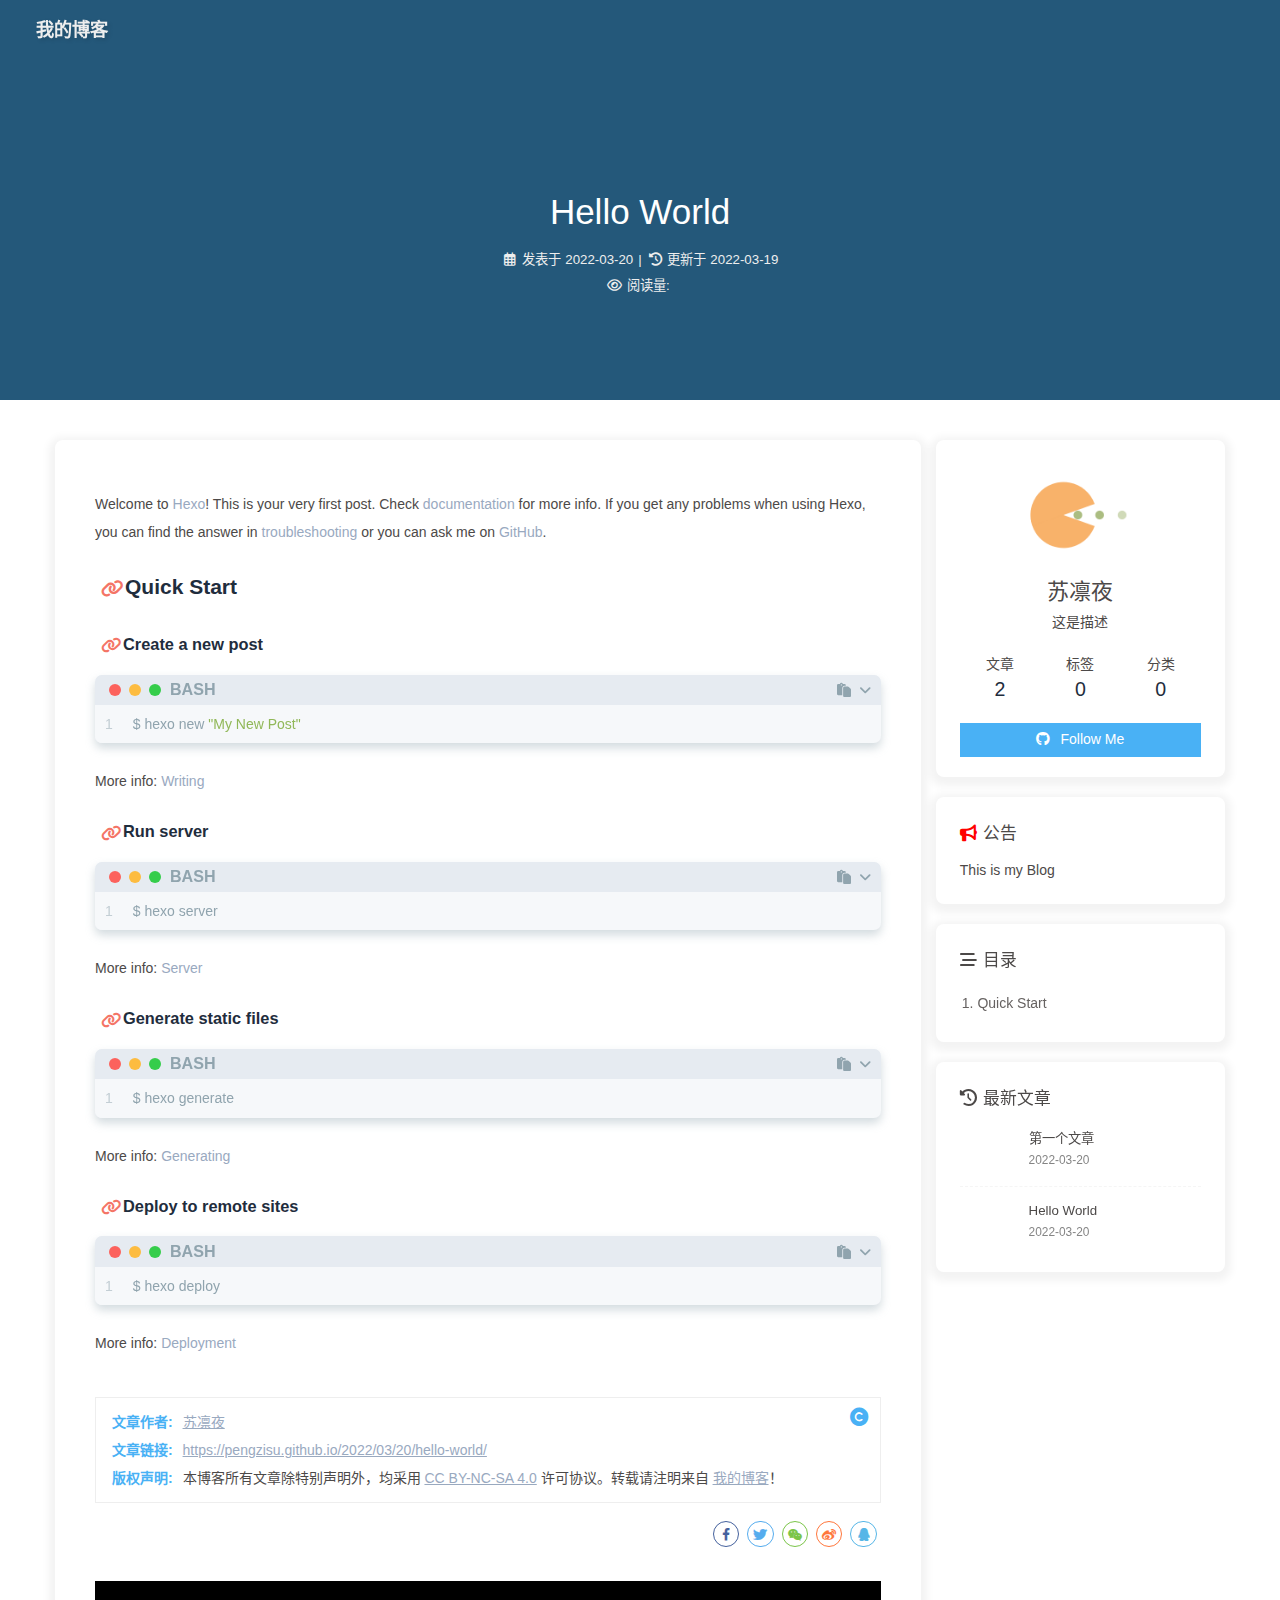
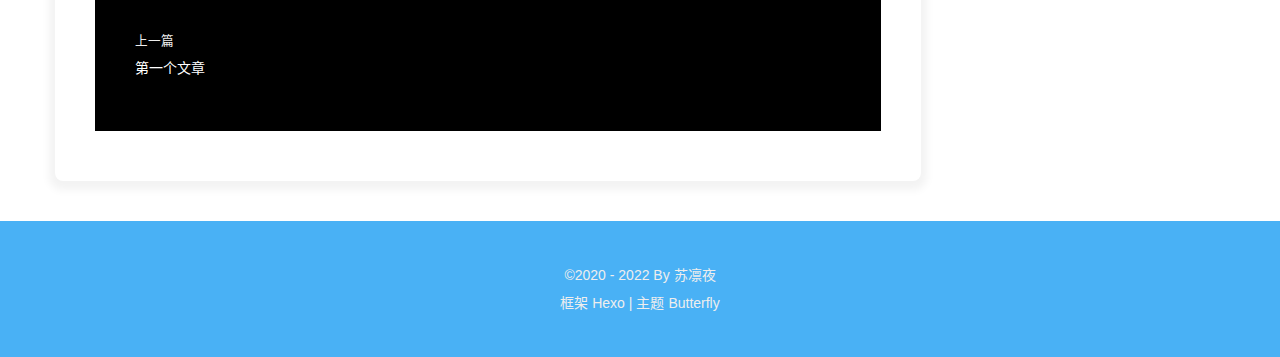
<file: 2022/03/20/hello-world/index.html>
<!DOCTYPE html><html lang="zh-CN" data-theme="light"><head><meta charset="UTF-8"><meta http-equiv="X-UA-Compatible" content="IE=edge"><meta name="viewport" content="width=device-width, initial-scale=1.0, maximum-scale=1.0, user-scalable=no"><title>Hello World | 我的博客</title><meta name="keywords" content="博客"><meta name="author" content="苏凛夜"><meta name="copyright" content="苏凛夜"><meta name="format-detection" content="telephone=no"><meta name="theme-color" content="#ffffff"><meta name="description" content="Welcome to Hexo! This is your very first post. Check documentation for more info. If you get any problems when using Hexo, you can find the answer in troubleshooting or you can ask me on GitHub. Quick">
<meta property="og:type" content="article">
<meta property="og:title" content="Hello World">
<meta property="og:url" content="https://pengzisu.github.io/2022/03/20/hello-world/index.html">
<meta property="og:site_name" content="我的博客">
<meta property="og:description" content="Welcome to Hexo! This is your very first post. Check documentation for more info. If you get any problems when using Hexo, you can find the answer in troubleshooting or you can ask me on GitHub. Quick">
<meta property="og:locale" content="zh_CN">
<meta property="og:image" content="[data-uri]">
<meta property="article:published_time" content="2022-03-20T06:21:40.418Z">
<meta property="article:modified_time" content="2022-03-19T08:46:26.172Z">
<meta property="article:author" content="苏凛夜">
<meta property="article:tag" content="博客">
<meta name="twitter:card" content="summary">
<meta name="twitter:image" content="[data-uri]"><link rel="shortcut icon" href="/img/favicon.png"><link rel="canonical" href="https://pengzisu.github.io/2022/03/20/hello-world/"><link rel="preconnect" href="//cdn.jsdelivr.net"/><link rel="preconnect" href="//busuanzi.ibruce.info"/><link rel="stylesheet" href="/css/index.css"><link rel="stylesheet" href="https://cdn.jsdelivr.net/npm/@fortawesome/fontawesome-free@6/css/all.min.css" media="print" onload="this.media='all'"><link rel="stylesheet" href="https://cdn.jsdelivr.net/npm/@fancyapps/ui/dist/fancybox.css" media="print" onload="this.media='all'"><script>const GLOBAL_CONFIG = { 
  root: '/',
  algolia: undefined,
  localSearch: undefined,
  translate: undefined,
  noticeOutdate: undefined,
  highlight: {"plugin":"highlighjs","highlightCopy":true,"highlightLang":true,"highlightHeightLimit":false},
  copy: {
    success: '复制成功',
    error: '复制错误',
    noSupport: '浏览器不支持'
  },
  relativeDate: {
    homepage: false,
    post: false
  },
  runtime: '',
  date_suffix: {
    just: '刚刚',
    min: '分钟前',
    hour: '小时前',
    day: '天前',
    month: '个月前'
  },
  copyright: undefined,
  lightbox: 'fancybox',
  Snackbar: undefined,
  source: {
    justifiedGallery: {
      js: 'https://cdn.jsdelivr.net/npm/flickr-justified-gallery@2/dist/fjGallery.min.js',
      css: 'https://cdn.jsdelivr.net/npm/flickr-justified-gallery@2/dist/fjGallery.min.css'
    }
  },
  isPhotoFigcaption: false,
  islazyload: false,
  isAnchor: false
}</script><script id="config-diff">var GLOBAL_CONFIG_SITE = {
  title: 'Hello World',
  isPost: true,
  isHome: false,
  isHighlightShrink: false,
  isToc: true,
  postUpdate: '2022-03-19 16:46:26'
}</script><noscript><style type="text/css">
  #nav {
    opacity: 1
  }
  .justified-gallery img {
    opacity: 1
  }

  #recent-posts time,
  #post-meta time {
    display: inline !important
  }
</style></noscript><script>(win=>{
    win.saveToLocal = {
      set: function setWithExpiry(key, value, ttl) {
        if (ttl === 0) return
        const now = new Date()
        const expiryDay = ttl * 86400000
        const item = {
          value: value,
          expiry: now.getTime() + expiryDay,
        }
        localStorage.setItem(key, JSON.stringify(item))
      },

      get: function getWithExpiry(key) {
        const itemStr = localStorage.getItem(key)

        if (!itemStr) {
          return undefined
        }
        const item = JSON.parse(itemStr)
        const now = new Date()

        if (now.getTime() > item.expiry) {
          localStorage.removeItem(key)
          return undefined
        }
        return item.value
      }
    }
  
    win.getScript = url => new Promise((resolve, reject) => {
      const script = document.createElement('script')
      script.src = url
      script.async = true
      script.onerror = reject
      script.onload = script.onreadystatechange = function() {
        const loadState = this.readyState
        if (loadState && loadState !== 'loaded' && loadState !== 'complete') return
        script.onload = script.onreadystatechange = null
        resolve()
      }
      document.head.appendChild(script)
    })
  
      win.activateDarkMode = function () {
        document.documentElement.setAttribute('data-theme', 'dark')
        if (document.querySelector('meta[name="theme-color"]') !== null) {
          document.querySelector('meta[name="theme-color"]').setAttribute('content', '#0d0d0d')
        }
      }
      win.activateLightMode = function () {
        document.documentElement.setAttribute('data-theme', 'light')
        if (document.querySelector('meta[name="theme-color"]') !== null) {
          document.querySelector('meta[name="theme-color"]').setAttribute('content', '#ffffff')
        }
      }
      const t = saveToLocal.get('theme')
    
          if (t === 'dark') activateDarkMode()
          else if (t === 'light') activateLightMode()
        
      const asideStatus = saveToLocal.get('aside-status')
      if (asideStatus !== undefined) {
        if (asideStatus === 'hide') {
          document.documentElement.classList.add('hide-aside')
        } else {
          document.documentElement.classList.remove('hide-aside')
        }
      }
    
    const detectApple = () => {
      if(/iPad|iPhone|iPod|Macintosh/.test(navigator.userAgent)){
        document.documentElement.classList.add('apple')
      }
    }
    detectApple()
    })(window)</script><meta name="generator" content="Hexo 5.4.1"></head><body><div id="sidebar"><div id="menu-mask"></div><div id="sidebar-menus"><div class="avatar-img is-center"><img src="https://i.loli.net/2021/02/24/5O1day2nriDzjSu.png" onerror="onerror=null;src='/img/friend_404.gif'" alt="avatar"/></div><div class="site-data is-center"><div class="data-item"><a href="/archives/"><div class="headline">文章</div><div class="length-num">2</div></a></div><div class="data-item"><a href="/tags/"><div class="headline">标签</div><div class="length-num">0</div></a></div><div class="data-item"><a href="/categories/"><div class="headline">分类</div><div class="length-num">0</div></a></div></div><hr/></div></div><div class="post" id="body-wrap"><header class="post-bg" id="page-header" style="background-image: url('[data-uri]')"><nav id="nav"><span id="blog_name"><a id="site-name" href="/">我的博客</a></span><div id="menus"><div id="toggle-menu"><a class="site-page"><i class="fas fa-bars fa-fw"></i></a></div></div></nav><div id="post-info"><h1 class="post-title">Hello World</h1><div id="post-meta"><div class="meta-firstline"><span class="post-meta-date"><i class="far fa-calendar-alt fa-fw post-meta-icon"></i><span class="post-meta-label">发表于</span><time class="post-meta-date-created" datetime="2022-03-20T06:21:40.418Z" title="发表于 2022-03-20 14:21:40">2022-03-20</time><span class="post-meta-separator">|</span><i class="fas fa-history fa-fw post-meta-icon"></i><span class="post-meta-label">更新于</span><time class="post-meta-date-updated" datetime="2022-03-19T08:46:26.172Z" title="更新于 2022-03-19 16:46:26">2022-03-19</time></span></div><div class="meta-secondline"><span class="post-meta-separator">|</span><span class="post-meta-pv-cv" id="" data-flag-title="Hello World"><i class="far fa-eye fa-fw post-meta-icon"></i><span class="post-meta-label">阅读量:</span><span id="busuanzi_value_page_pv"></span></span></div></div></div></header><main class="layout" id="content-inner"><div id="post"><article class="post-content" id="article-container"><p>Welcome to <a target="_blank" rel="noopener" href="https://hexo.io/">Hexo</a>! This is your very first post. Check <a target="_blank" rel="noopener" href="https://hexo.io/docs/">documentation</a> for more info. If you get any problems when using Hexo, you can find the answer in <a target="_blank" rel="noopener" href="https://hexo.io/docs/troubleshooting.html">troubleshooting</a> or you can ask me on <a target="_blank" rel="noopener" href="https://github.com/hexojs/hexo/issues">GitHub</a>.</p>
<h2 id="Quick-Start"><a href="#Quick-Start" class="headerlink" title="Quick Start"></a>Quick Start</h2><h3 id="Create-a-new-post"><a href="#Create-a-new-post" class="headerlink" title="Create a new post"></a>Create a new post</h3><figure class="highlight bash"><table><tr><td class="gutter"><pre><span class="line">1</span><br></pre></td><td class="code"><pre><span class="line">$ hexo new <span class="string">&quot;My New Post&quot;</span></span><br></pre></td></tr></table></figure>

<p>More info: <a target="_blank" rel="noopener" href="https://hexo.io/docs/writing.html">Writing</a></p>
<h3 id="Run-server"><a href="#Run-server" class="headerlink" title="Run server"></a>Run server</h3><figure class="highlight bash"><table><tr><td class="gutter"><pre><span class="line">1</span><br></pre></td><td class="code"><pre><span class="line">$ hexo server</span><br></pre></td></tr></table></figure>

<p>More info: <a target="_blank" rel="noopener" href="https://hexo.io/docs/server.html">Server</a></p>
<h3 id="Generate-static-files"><a href="#Generate-static-files" class="headerlink" title="Generate static files"></a>Generate static files</h3><figure class="highlight bash"><table><tr><td class="gutter"><pre><span class="line">1</span><br></pre></td><td class="code"><pre><span class="line">$ hexo generate</span><br></pre></td></tr></table></figure>

<p>More info: <a target="_blank" rel="noopener" href="https://hexo.io/docs/generating.html">Generating</a></p>
<h3 id="Deploy-to-remote-sites"><a href="#Deploy-to-remote-sites" class="headerlink" title="Deploy to remote sites"></a>Deploy to remote sites</h3><figure class="highlight bash"><table><tr><td class="gutter"><pre><span class="line">1</span><br></pre></td><td class="code"><pre><span class="line">$ hexo deploy</span><br></pre></td></tr></table></figure>

<p>More info: <a target="_blank" rel="noopener" href="https://hexo.io/docs/one-command-deployment.html">Deployment</a></p>
</article><div class="post-copyright"><div class="post-copyright__author"><span class="post-copyright-meta">文章作者: </span><span class="post-copyright-info"><a href="mailto:undefined">苏凛夜</a></span></div><div class="post-copyright__type"><span class="post-copyright-meta">文章链接: </span><span class="post-copyright-info"><a href="https://pengzisu.github.io/2022/03/20/hello-world/">https://pengzisu.github.io/2022/03/20/hello-world/</a></span></div><div class="post-copyright__notice"><span class="post-copyright-meta">版权声明: </span><span class="post-copyright-info">本博客所有文章除特别声明外，均采用 <a href="https://creativecommons.org/licenses/by-nc-sa/4.0/" target="_blank">CC BY-NC-SA 4.0</a> 许可协议。转载请注明来自 <a href="https://PengZiSu.github.io" target="_blank">我的博客</a>！</span></div></div><div class="tag_share"><div class="post-meta__tag-list"></div><div class="post_share"><div class="social-share" data-image="[data-uri]" data-sites="facebook,twitter,wechat,weibo,qq"></div><link rel="stylesheet" href="https://cdn.jsdelivr.net/npm/social-share.js/dist/css/share.min.css" media="print" onload="this.media='all'"><script src="https://cdn.jsdelivr.net/npm/social-share.js/dist/js/social-share.min.js" defer></script></div></div><nav class="pagination-post" id="pagination"><div class="prev-post pull-full"><a href="/2022/03/20/%E7%AC%AC%E4%B8%80%E4%B8%AA%E6%96%87%E7%AB%A0/"><img class="prev-cover" src="[data-uri]" onerror="onerror=null;src='/img/404.jpg'" alt="cover of previous post"><div class="pagination-info"><div class="label">上一篇</div><div class="prev_info">第一个文章</div></div></a></div></nav></div><div class="aside-content" id="aside-content"><div class="card-widget card-info"><div class="is-center"><div class="avatar-img"><img src="https://i.loli.net/2021/02/24/5O1day2nriDzjSu.png" onerror="this.onerror=null;this.src='/img/friend_404.gif'" alt="avatar"/></div><div class="author-info__name">苏凛夜</div><div class="author-info__description">这是描述</div></div><div class="card-info-data is-center"><div class="card-info-data-item"><a href="/archives/"><div class="headline">文章</div><div class="length-num">2</div></a></div><div class="card-info-data-item"><a href="/tags/"><div class="headline">标签</div><div class="length-num">0</div></a></div><div class="card-info-data-item"><a href="/categories/"><div class="headline">分类</div><div class="length-num">0</div></a></div></div><a id="card-info-btn" target="_blank" rel="noopener" href="https://github.com/xxxxxx"><i class="fab fa-github"></i><span>Follow Me</span></a></div><div class="card-widget card-announcement"><div class="item-headline"><i class="fas fa-bullhorn fa-shake"></i><span>公告</span></div><div class="announcement_content">This is my Blog</div></div><div class="sticky_layout"><div class="card-widget" id="card-toc"><div class="item-headline"><i class="fas fa-stream"></i><span>目录</span><span class="toc-percentage"></span></div><div class="toc-content"><ol class="toc"><li class="toc-item toc-level-2"><a class="toc-link" href="#Quick-Start"><span class="toc-number">1.</span> <span class="toc-text">Quick Start</span></a><ol class="toc-child"><li class="toc-item toc-level-3"><a class="toc-link" href="#Create-a-new-post"><span class="toc-number">1.1.</span> <span class="toc-text">Create a new post</span></a></li><li class="toc-item toc-level-3"><a class="toc-link" href="#Run-server"><span class="toc-number">1.2.</span> <span class="toc-text">Run server</span></a></li><li class="toc-item toc-level-3"><a class="toc-link" href="#Generate-static-files"><span class="toc-number">1.3.</span> <span class="toc-text">Generate static files</span></a></li><li class="toc-item toc-level-3"><a class="toc-link" href="#Deploy-to-remote-sites"><span class="toc-number">1.4.</span> <span class="toc-text">Deploy to remote sites</span></a></li></ol></li></ol></div></div><div class="card-widget card-recent-post"><div class="item-headline"><i class="fas fa-history"></i><span>最新文章</span></div><div class="aside-list"><div class="aside-list-item"><a class="thumbnail" href="/2022/03/20/%E7%AC%AC%E4%B8%80%E4%B8%AA%E6%96%87%E7%AB%A0/" title="第一个文章"><img src="[data-uri]" onerror="this.onerror=null;this.src='/img/404.jpg'" alt="第一个文章"/></a><div class="content"><a class="title" href="/2022/03/20/%E7%AC%AC%E4%B8%80%E4%B8%AA%E6%96%87%E7%AB%A0/" title="第一个文章">第一个文章</a><time datetime="2022-03-20T08:25:29.000Z" title="发表于 2022-03-20 16:25:29">2022-03-20</time></div></div><div class="aside-list-item"><a class="thumbnail" href="/2022/03/20/hello-world/" title="Hello World"><img src="[data-uri]" onerror="this.onerror=null;this.src='/img/404.jpg'" alt="Hello World"/></a><div class="content"><a class="title" href="/2022/03/20/hello-world/" title="Hello World">Hello World</a><time datetime="2022-03-20T06:21:40.418Z" title="发表于 2022-03-20 14:21:40">2022-03-20</time></div></div></div></div></div></div></main><footer id="footer"><div id="footer-wrap"><div class="copyright">&copy;2020 - 2022 By 苏凛夜</div><div class="framework-info"><span>框架 </span><a target="_blank" rel="noopener" href="https://hexo.io">Hexo</a><span class="footer-separator">|</span><span>主题 </span><a target="_blank" rel="noopener" href="https://github.com/jerryc127/hexo-theme-butterfly">Butterfly</a></div></div></footer></div><div id="rightside"><div id="rightside-config-hide"><button id="readmode" type="button" title="阅读模式"><i class="fas fa-book-open"></i></button><button id="darkmode" type="button" title="浅色和深色模式转换"><i class="fas fa-adjust"></i></button><button id="hide-aside-btn" type="button" title="单栏和双栏切换"><i class="fas fa-arrows-alt-h"></i></button></div><div id="rightside-config-show"><button id="rightside_config" type="button" title="设置"><i class="fas fa-cog fa-spin"></i></button><button class="close" id="mobile-toc-button" type="button" title="目录"><i class="fas fa-list-ul"></i></button><button id="go-up" type="button" title="回到顶部"><i class="fas fa-arrow-up"></i></button></div></div><div><script src="/js/utils.js"></script><script src="/js/main.js"></script><script src="https://cdn.jsdelivr.net/npm/@fancyapps/ui/dist/fancybox.umd.js"></script><div class="js-pjax"></div><script async data-pjax src="//busuanzi.ibruce.info/busuanzi/2.3/busuanzi.pure.mini.js"></script></div></body></html>
</file>
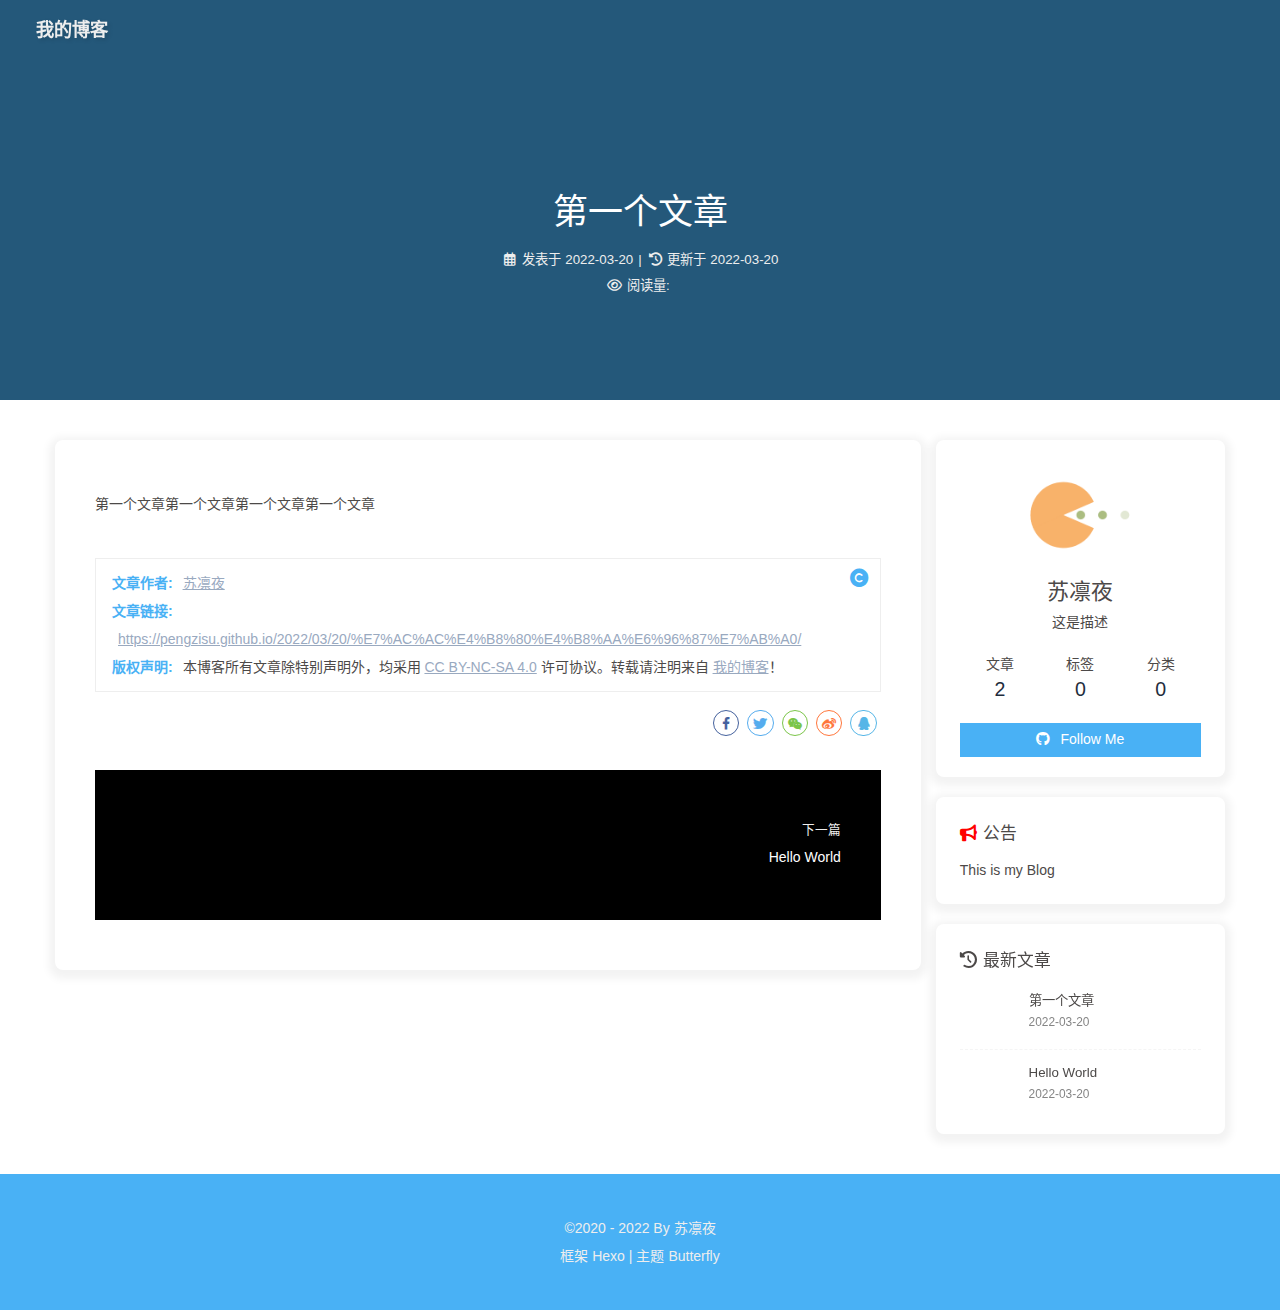
<file: 2022/03/20/第一个文章/index.html>
<!DOCTYPE html><html lang="zh-CN" data-theme="light"><head><meta charset="UTF-8"><meta http-equiv="X-UA-Compatible" content="IE=edge"><meta name="viewport" content="width=device-width, initial-scale=1.0, maximum-scale=1.0, user-scalable=no"><title>第一个文章 | 我的博客</title><meta name="keywords" content="博客"><meta name="author" content="苏凛夜"><meta name="copyright" content="苏凛夜"><meta name="format-detection" content="telephone=no"><meta name="theme-color" content="#ffffff"><meta name="description" content="第一个文章第一个文章第一个文章第一个文章">
<meta property="og:type" content="article">
<meta property="og:title" content="第一个文章">
<meta property="og:url" content="https://pengzisu.github.io/2022/03/20/%E7%AC%AC%E4%B8%80%E4%B8%AA%E6%96%87%E7%AB%A0/index.html">
<meta property="og:site_name" content="我的博客">
<meta property="og:description" content="第一个文章第一个文章第一个文章第一个文章">
<meta property="og:locale" content="zh_CN">
<meta property="og:image" content="[data-uri]">
<meta property="article:published_time" content="2022-03-20T08:25:29.000Z">
<meta property="article:modified_time" content="2022-03-20T08:26:27.247Z">
<meta property="article:author" content="苏凛夜">
<meta property="article:tag" content="博客">
<meta name="twitter:card" content="summary">
<meta name="twitter:image" content="[data-uri]"><link rel="shortcut icon" href="/img/favicon.png"><link rel="canonical" href="https://pengzisu.github.io/2022/03/20/%E7%AC%AC%E4%B8%80%E4%B8%AA%E6%96%87%E7%AB%A0/"><link rel="preconnect" href="//cdn.jsdelivr.net"/><link rel="preconnect" href="//busuanzi.ibruce.info"/><link rel="stylesheet" href="/css/index.css"><link rel="stylesheet" href="https://cdn.jsdelivr.net/npm/@fortawesome/fontawesome-free@6/css/all.min.css" media="print" onload="this.media='all'"><link rel="stylesheet" href="https://cdn.jsdelivr.net/npm/@fancyapps/ui/dist/fancybox.css" media="print" onload="this.media='all'"><script>const GLOBAL_CONFIG = { 
  root: '/',
  algolia: undefined,
  localSearch: undefined,
  translate: undefined,
  noticeOutdate: undefined,
  highlight: {"plugin":"highlighjs","highlightCopy":true,"highlightLang":true,"highlightHeightLimit":false},
  copy: {
    success: '复制成功',
    error: '复制错误',
    noSupport: '浏览器不支持'
  },
  relativeDate: {
    homepage: false,
    post: false
  },
  runtime: '',
  date_suffix: {
    just: '刚刚',
    min: '分钟前',
    hour: '小时前',
    day: '天前',
    month: '个月前'
  },
  copyright: undefined,
  lightbox: 'fancybox',
  Snackbar: undefined,
  source: {
    justifiedGallery: {
      js: 'https://cdn.jsdelivr.net/npm/flickr-justified-gallery@2/dist/fjGallery.min.js',
      css: 'https://cdn.jsdelivr.net/npm/flickr-justified-gallery@2/dist/fjGallery.min.css'
    }
  },
  isPhotoFigcaption: false,
  islazyload: false,
  isAnchor: false
}</script><script id="config-diff">var GLOBAL_CONFIG_SITE = {
  title: '第一个文章',
  isPost: true,
  isHome: false,
  isHighlightShrink: false,
  isToc: false,
  postUpdate: '2022-03-20 16:26:27'
}</script><noscript><style type="text/css">
  #nav {
    opacity: 1
  }
  .justified-gallery img {
    opacity: 1
  }

  #recent-posts time,
  #post-meta time {
    display: inline !important
  }
</style></noscript><script>(win=>{
    win.saveToLocal = {
      set: function setWithExpiry(key, value, ttl) {
        if (ttl === 0) return
        const now = new Date()
        const expiryDay = ttl * 86400000
        const item = {
          value: value,
          expiry: now.getTime() + expiryDay,
        }
        localStorage.setItem(key, JSON.stringify(item))
      },

      get: function getWithExpiry(key) {
        const itemStr = localStorage.getItem(key)

        if (!itemStr) {
          return undefined
        }
        const item = JSON.parse(itemStr)
        const now = new Date()

        if (now.getTime() > item.expiry) {
          localStorage.removeItem(key)
          return undefined
        }
        return item.value
      }
    }
  
    win.getScript = url => new Promise((resolve, reject) => {
      const script = document.createElement('script')
      script.src = url
      script.async = true
      script.onerror = reject
      script.onload = script.onreadystatechange = function() {
        const loadState = this.readyState
        if (loadState && loadState !== 'loaded' && loadState !== 'complete') return
        script.onload = script.onreadystatechange = null
        resolve()
      }
      document.head.appendChild(script)
    })
  
      win.activateDarkMode = function () {
        document.documentElement.setAttribute('data-theme', 'dark')
        if (document.querySelector('meta[name="theme-color"]') !== null) {
          document.querySelector('meta[name="theme-color"]').setAttribute('content', '#0d0d0d')
        }
      }
      win.activateLightMode = function () {
        document.documentElement.setAttribute('data-theme', 'light')
        if (document.querySelector('meta[name="theme-color"]') !== null) {
          document.querySelector('meta[name="theme-color"]').setAttribute('content', '#ffffff')
        }
      }
      const t = saveToLocal.get('theme')
    
          if (t === 'dark') activateDarkMode()
          else if (t === 'light') activateLightMode()
        
      const asideStatus = saveToLocal.get('aside-status')
      if (asideStatus !== undefined) {
        if (asideStatus === 'hide') {
          document.documentElement.classList.add('hide-aside')
        } else {
          document.documentElement.classList.remove('hide-aside')
        }
      }
    
    const detectApple = () => {
      if(/iPad|iPhone|iPod|Macintosh/.test(navigator.userAgent)){
        document.documentElement.classList.add('apple')
      }
    }
    detectApple()
    })(window)</script><meta name="generator" content="Hexo 5.4.1"></head><body><div id="sidebar"><div id="menu-mask"></div><div id="sidebar-menus"><div class="avatar-img is-center"><img src="https://i.loli.net/2021/02/24/5O1day2nriDzjSu.png" onerror="onerror=null;src='/img/friend_404.gif'" alt="avatar"/></div><div class="site-data is-center"><div class="data-item"><a href="/archives/"><div class="headline">文章</div><div class="length-num">2</div></a></div><div class="data-item"><a href="/tags/"><div class="headline">标签</div><div class="length-num">0</div></a></div><div class="data-item"><a href="/categories/"><div class="headline">分类</div><div class="length-num">0</div></a></div></div><hr/></div></div><div class="post" id="body-wrap"><header class="post-bg" id="page-header" style="background-image: url('[data-uri]')"><nav id="nav"><span id="blog_name"><a id="site-name" href="/">我的博客</a></span><div id="menus"><div id="toggle-menu"><a class="site-page"><i class="fas fa-bars fa-fw"></i></a></div></div></nav><div id="post-info"><h1 class="post-title">第一个文章</h1><div id="post-meta"><div class="meta-firstline"><span class="post-meta-date"><i class="far fa-calendar-alt fa-fw post-meta-icon"></i><span class="post-meta-label">发表于</span><time class="post-meta-date-created" datetime="2022-03-20T08:25:29.000Z" title="发表于 2022-03-20 16:25:29">2022-03-20</time><span class="post-meta-separator">|</span><i class="fas fa-history fa-fw post-meta-icon"></i><span class="post-meta-label">更新于</span><time class="post-meta-date-updated" datetime="2022-03-20T08:26:27.247Z" title="更新于 2022-03-20 16:26:27">2022-03-20</time></span></div><div class="meta-secondline"><span class="post-meta-separator">|</span><span class="post-meta-pv-cv" id="" data-flag-title="第一个文章"><i class="far fa-eye fa-fw post-meta-icon"></i><span class="post-meta-label">阅读量:</span><span id="busuanzi_value_page_pv"></span></span></div></div></div></header><main class="layout" id="content-inner"><div id="post"><article class="post-content" id="article-container"><p>第一个文章第一个文章第一个文章第一个文章</p>
</article><div class="post-copyright"><div class="post-copyright__author"><span class="post-copyright-meta">文章作者: </span><span class="post-copyright-info"><a href="mailto:undefined">苏凛夜</a></span></div><div class="post-copyright__type"><span class="post-copyright-meta">文章链接: </span><span class="post-copyright-info"><a href="https://pengzisu.github.io/2022/03/20/%E7%AC%AC%E4%B8%80%E4%B8%AA%E6%96%87%E7%AB%A0/">https://pengzisu.github.io/2022/03/20/%E7%AC%AC%E4%B8%80%E4%B8%AA%E6%96%87%E7%AB%A0/</a></span></div><div class="post-copyright__notice"><span class="post-copyright-meta">版权声明: </span><span class="post-copyright-info">本博客所有文章除特别声明外，均采用 <a href="https://creativecommons.org/licenses/by-nc-sa/4.0/" target="_blank">CC BY-NC-SA 4.0</a> 许可协议。转载请注明来自 <a href="https://PengZiSu.github.io" target="_blank">我的博客</a>！</span></div></div><div class="tag_share"><div class="post-meta__tag-list"></div><div class="post_share"><div class="social-share" data-image="[data-uri]" data-sites="facebook,twitter,wechat,weibo,qq"></div><link rel="stylesheet" href="https://cdn.jsdelivr.net/npm/social-share.js/dist/css/share.min.css" media="print" onload="this.media='all'"><script src="https://cdn.jsdelivr.net/npm/social-share.js/dist/js/social-share.min.js" defer></script></div></div><nav class="pagination-post" id="pagination"><div class="next-post pull-full"><a href="/2022/03/20/hello-world/"><img class="next-cover" src="[data-uri]" onerror="onerror=null;src='/img/404.jpg'" alt="cover of next post"><div class="pagination-info"><div class="label">下一篇</div><div class="next_info">Hello World</div></div></a></div></nav></div><div class="aside-content" id="aside-content"><div class="card-widget card-info"><div class="is-center"><div class="avatar-img"><img src="https://i.loli.net/2021/02/24/5O1day2nriDzjSu.png" onerror="this.onerror=null;this.src='/img/friend_404.gif'" alt="avatar"/></div><div class="author-info__name">苏凛夜</div><div class="author-info__description">这是描述</div></div><div class="card-info-data is-center"><div class="card-info-data-item"><a href="/archives/"><div class="headline">文章</div><div class="length-num">2</div></a></div><div class="card-info-data-item"><a href="/tags/"><div class="headline">标签</div><div class="length-num">0</div></a></div><div class="card-info-data-item"><a href="/categories/"><div class="headline">分类</div><div class="length-num">0</div></a></div></div><a id="card-info-btn" target="_blank" rel="noopener" href="https://github.com/xxxxxx"><i class="fab fa-github"></i><span>Follow Me</span></a></div><div class="card-widget card-announcement"><div class="item-headline"><i class="fas fa-bullhorn fa-shake"></i><span>公告</span></div><div class="announcement_content">This is my Blog</div></div><div class="sticky_layout"><div class="card-widget card-recent-post"><div class="item-headline"><i class="fas fa-history"></i><span>最新文章</span></div><div class="aside-list"><div class="aside-list-item"><a class="thumbnail" href="/2022/03/20/%E7%AC%AC%E4%B8%80%E4%B8%AA%E6%96%87%E7%AB%A0/" title="第一个文章"><img src="[data-uri]" onerror="this.onerror=null;this.src='/img/404.jpg'" alt="第一个文章"/></a><div class="content"><a class="title" href="/2022/03/20/%E7%AC%AC%E4%B8%80%E4%B8%AA%E6%96%87%E7%AB%A0/" title="第一个文章">第一个文章</a><time datetime="2022-03-20T08:25:29.000Z" title="发表于 2022-03-20 16:25:29">2022-03-20</time></div></div><div class="aside-list-item"><a class="thumbnail" href="/2022/03/20/hello-world/" title="Hello World"><img src="[data-uri]" onerror="this.onerror=null;this.src='/img/404.jpg'" alt="Hello World"/></a><div class="content"><a class="title" href="/2022/03/20/hello-world/" title="Hello World">Hello World</a><time datetime="2022-03-20T06:21:40.418Z" title="发表于 2022-03-20 14:21:40">2022-03-20</time></div></div></div></div></div></div></main><footer id="footer"><div id="footer-wrap"><div class="copyright">&copy;2020 - 2022 By 苏凛夜</div><div class="framework-info"><span>框架 </span><a target="_blank" rel="noopener" href="https://hexo.io">Hexo</a><span class="footer-separator">|</span><span>主题 </span><a target="_blank" rel="noopener" href="https://github.com/jerryc127/hexo-theme-butterfly">Butterfly</a></div></div></footer></div><div id="rightside"><div id="rightside-config-hide"><button id="readmode" type="button" title="阅读模式"><i class="fas fa-book-open"></i></button><button id="darkmode" type="button" title="浅色和深色模式转换"><i class="fas fa-adjust"></i></button><button id="hide-aside-btn" type="button" title="单栏和双栏切换"><i class="fas fa-arrows-alt-h"></i></button></div><div id="rightside-config-show"><button id="rightside_config" type="button" title="设置"><i class="fas fa-cog fa-spin"></i></button><button id="go-up" type="button" title="回到顶部"><i class="fas fa-arrow-up"></i></button></div></div><div><script src="/js/utils.js"></script><script src="/js/main.js"></script><script src="https://cdn.jsdelivr.net/npm/@fancyapps/ui/dist/fancybox.umd.js"></script><div class="js-pjax"></div><script async data-pjax src="//busuanzi.ibruce.info/busuanzi/2.3/busuanzi.pure.mini.js"></script></div></body></html>
</file>
